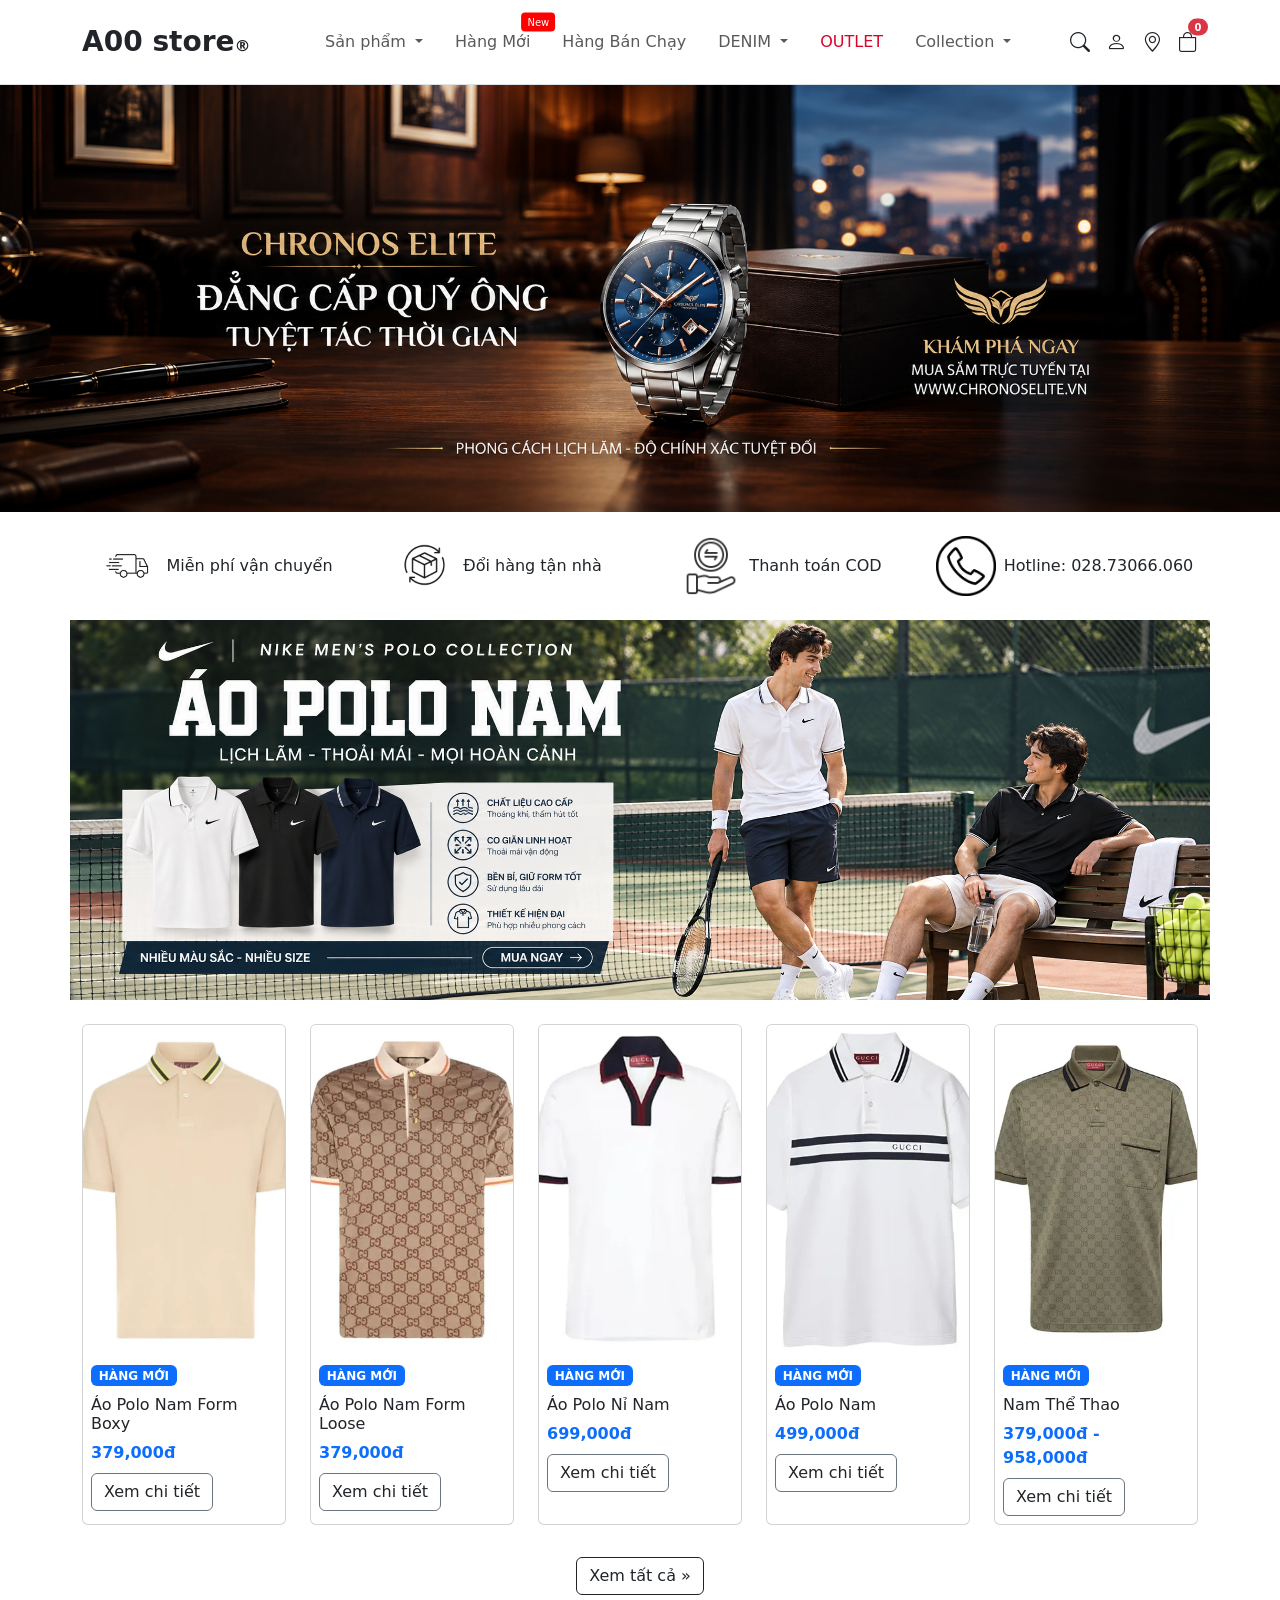
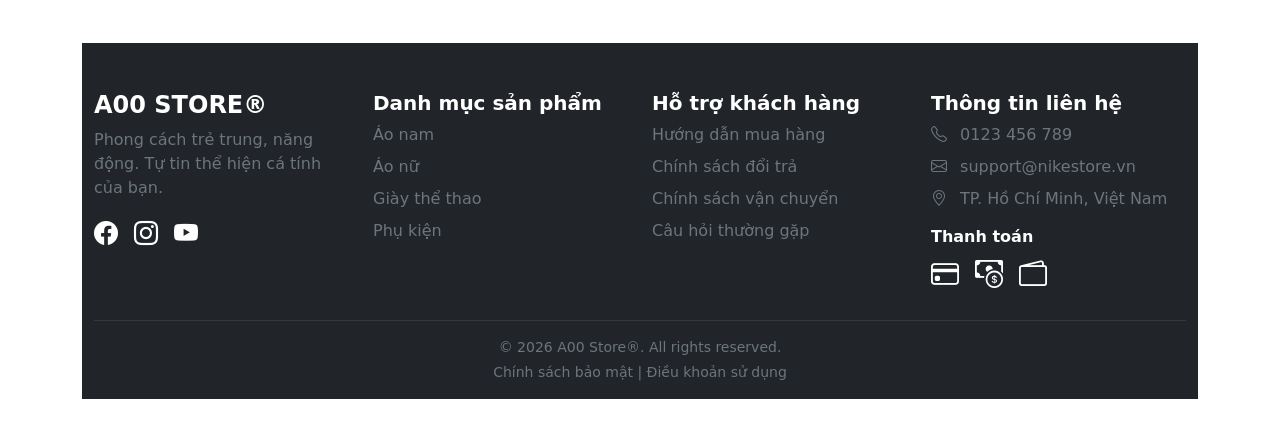
<file: index.html>
<!DOCTYPE html>
<html lang="en">

<head>
    <meta charset="UTF-8">
    <meta http-equiv="X-UA-Compatible" content="IE=edge">
    <meta name="viewport" content="width=device-width, initial-scale=1.0">
    <title>Document</title>
    <link rel="stylesheet" href="css/main.css">
    <link href="https://cdn.jsdelivr.net/npm/bootstrap@5.3.8/dist/css/bootstrap.min.css" rel="stylesheet">
    <script src="https://cdn.jsdelivr.net/npm/bootstrap@5.3.8/dist/js/bootstrap.bundle.min.js"></script>
    <link href="https://cdn.jsdelivr.net/npm/bootstrap-icons@1.11.1/font/bootstrap-icons.css" rel="stylesheet">

</head>

<body>
    <nav class="navbar navbar-expand-lg navbar-light bg-white border-bottom sticky-top py-3">
        <div class="container">

            <a class="navbar-brand fw-bold fs-3 text-dark" href="#">
                A00 store<span class="fs-6">®</span>
            </a>


            <button class="navbar-toggler" type="button" data-bs-toggle="collapse" data-bs-target="#navbarContent">
                <span class="navbar-toggler-icon"></span>
            </button>


            <div class="collapse navbar-collapse" id="navbarContent">
                <ul class="navbar-nav mx-auto mb-2 mb-lg-0 gap-lg-3">
             
                    <li class="nav-item dropdown">
                        <a class="nav-link dropdown-toggle" href="#" role="button" data-bs-toggle="dropdown">
                            Sản phẩm
                        </a>
                        <ul class="dropdown-menu">
                            <li><a class="dropdown-item" href="#">Tất cả sản phẩm</a></li>
                            <li><a class="dropdown-item" href="#">Sản phẩm mới</a></li>
                            <li><a class="dropdown-item" href="#">Sản phẩm bán chạy</a></li>
                        </ul>
                    </li>

                    <li class="nav-item position-relative">
                        <a class="nav-link" href="#">
                            Hàng Mới 
                            <span class="badge-badge position-absolute top-0 start-100 translate-middle">New</span>
                        </a>
                    </li>

                    <li class="nav-item">
                        <a class="nav-link" href="#">Hàng Bán Chạy</a>
                    </li>

                    <li class="nav-item dropdown">
                        <a class="nav-link dropdown-toggle" href="#" role="button" data-bs-toggle="dropdown">
                            DENIM
                        </a>
                        <ul class="dropdown-menu">
                            <li><a class="dropdown-item" href="#">Quần Jeans</a></li>
                            <li><a class="dropdown-item" href="#">Áo Khoác Denim</a></li>
                        </ul>
                    </li>

                    <li class="nav-item">
                        <a class="nav-link text-outlet" href="#">OUTLET</a>
                    </li>

                    <li class="nav-item dropdown">
                        <a class="nav-link dropdown-toggle" href="#" role="button" data-bs-toggle="dropdown">
                            Collection
                        </a>
                        <ul class="dropdown-menu">
                            <li><a class="dropdown-item" href="#">Bộ Sưu Tập Thu Đông</a></li>
                            <li><a class="dropdown-item" href="#">Bộ Sưu Tập Hè</a></li>
                        </ul>
                    </li>
                </ul>

         
                <div class="d-flex align-items-center gap-3 fs-5">
                    <a href="#" class="text-dark"><i class="bi bi-search"></i></a>
                    <a href="#" class="text-dark"><i class="bi bi-person"></i></a>
                    <a href="#" class="text-dark"><i class="bi bi-geo-alt"></i></a>
                    <a href="#" class="text-dark position-relative">
                        <i class="bi bi-bag"></i>
                        <span class="position-absolute top-0 start-100 translate-middle badge rounded-pill bg-danger" style="font-size: 10px;">
                            0
                        </span>
                    </a>
                </div>
            </div>
        </div>
    </nav>
    <div class="container-fluid w-100 h-100 p-0">
        <div class="row">
            <img src="img/bn4.png" alt="banner">
        </div>
    </div>

   
<div class="container my-4">
    <div class="row justify-content-center align-items-center g-3">

        <div class="col-6 col-md-3">
            <div class="d-flex align-items-center justify-content-center gap-2">
                <img src="img/mh.jpg" style="width: 60px; height: 60px;" alt="">
                <span>Miễn phí vận chuyển</span>
            </div>
        </div>

        <div class="col-6 col-md-3">
            <div class="d-flex align-items-center justify-content-center gap-2">
                <img src="img/dh.webp" style="width: 60px; height: 60px; " alt="">
                <span>Đổi hàng tận nhà</span>
            </div>
        </div>

        <div class="col-6 col-md-3">
            <div class="d-flex align-items-center justify-content-center gap-2">
                <img src="img/tt.png" style="width: 60px; height: 60px; " alt="">
                <span>Thanh toán COD</span>
            </div>
        </div>

        <div class="col-6 col-md-3">
            <div class="d-flex align-items-center justify-content-center gap-2">
                <img src="img/dt.png" style="width: 60px; height: 60px; " alt="">
                <span>Hotline: 028.73066.060</span>
            </div>
        </div>

    </div>
</div>


    <div class="container p-0">
     <div class="row">
        <img src="img/bn-polo.png" alt="">
     </div>
    </div>

    <div class="container my-4">

        <div class="row">
    
            <!-- Sản phẩm 1 -->
            <div class="col-lg col-md-4 col-6 mb-3">
                <div class="card h-100">
                    <img src="img/Áo Polo/ap1.webp"
                         class="card-img-top"
                         style="height: 330px; object-fit: cover;">
    
                    <div class="card-body p-2">
                        <span class="badge bg-primary">HÀNG MỚI</span>
                        <h6 class="mt-2">Áo Polo Nam Form Boxy</h6>
                        <p class="text-primary fw-bold mb-2">379,000đ</p>
    
                        <a href="" class="btn btn-outline-secondary text-dark">
                            Xem chi tiết
                        </a>
                    </div>
                </div>
            </div>
    
            <!-- Sản phẩm 2 -->
            <div class="col-lg col-md-4 col-6 mb-3">
                <div class="card h-100">
                    <img src="img/Áo Polo/ap2.webp"
                         class="card-img-top"
                         style="height: 330px; object-fit: cover;">
    
                    <div class="card-body p-2">
                        <span class="badge bg-primary">HÀNG MỚI</span>
                        <h6 class="mt-2">Áo Polo Nam Form Loose</h6>
                        <p class="text-primary fw-bold mb-2">379,000đ</p>
    
                        <a href="" class="btn btn-outline-secondary text-dark">
                            Xem chi tiết
                        </a>
                    </div>
                </div>
            </div>
    
            <!-- Sản phẩm 3 -->
            <div class="col-lg col-md-4 col-6 mb-3">
                <div class="card h-100">
                    <img src="img/Áo Polo/ap3.webp"
                         class="card-img-top"
                         style="height: 330px; object-fit: cover;">
    
                    <div class="card-body p-2">
                        <span class="badge bg-primary">HÀNG MỚI</span>
                        <h6 class="mt-2">Áo Polo Nỉ Nam</h6>
                        <p class="text-primary fw-bold mb-2">699,000đ</p>
    
                        <a href="" class="btn btn-outline-secondary text-dark">
                            Xem chi tiết
                        </a>
                    </div>
                </div>
            </div>
    
            <!-- Sản phẩm 4 -->
            <div class="col-lg col-md-4 col-6 mb-3">
                <div class="card h-100">
                    <img src="img/Áo Polo/ap4.webp"
                         class="card-img-top"
                         style="height: 330px; object-fit: cover;">
    
                    <div class="card-body p-2">
                        <span class="badge bg-primary">HÀNG MỚI</span>
                        <h6 class="mt-2">Áo Polo Nam</h6>
                        <p class="text-primary fw-bold mb-2">499,000đ</p>
    
                        <a href="detail.html" class="btn btn-outline-secondary text-dark">
                            Xem chi tiết
                        </a>
                    </div>
                </div>
            </div>
    
            <!-- Sản phẩm 5 -->
            <div class="col-lg col-md-4 col-6 mb-3">
                <div class="card h-100">
                    <img src="img/Áo Polo/ap5.webp"
                         class="card-img-top"
                         style="height: 330px; object-fit: cover;">
    
                    <div class="card-body p-2">
                        <span class="badge bg-primary">HÀNG MỚI</span>
                        <h6 class="mt-2"> Nam Thể Thao</h6>
                        <p class="text-primary fw-bold mb-2">
                            379,000đ - 958,000đ
                        </p>
    
                        <a href="" class="btn btn-outline-secondary text-dark">
                            Xem chi tiết
                        </a>
                    </div>
                </div>
            </div>
    
        </div>
    
        <!-- Nút xem tất cả -->
        <div class="text-center mt-3">
            <button class="btn btn-outline-dark">
                Xem tất cả »
            </button>
        </div>

    


    <footer class="bg-dark text-white pt-5 pb-3 mt-5">
        <div class="container">
            <div class="row g-4">
    
                <div class="col-12 col-md-6 col-lg-3">
                    <h4 class="fw-bold text-uppercase">A00 Store®</h4>
                    <p class="text-secondary">
                        Phong cách trẻ trung, năng động.
                        Tự tin thể hiện cá tính của bạn.
                    </p>
    
                    <div class="d-flex gap-3 fs-4">
                        <a href="#" class="text-white">
                            <i class="bi bi-facebook"></i>
                        </a>
                        <a href="#" class="text-white">
                            <i class="bi bi-instagram"></i>
                        </a>
                        <a href="#" class="text-white">
                            <i class="bi bi-youtube"></i>
                        </a>
                    </div>
                </div>
    
                <div class="col-6 col-md-6 col-lg-3">
                    <h5 class="fw-bold">Danh mục sản phẩm</h5>
                    <ul class="list-unstyled">
                        <li class="mb-2">
                            <a href="#" class="text-secondary text-decoration-none">
                                Áo nam
                            </a>
                        </li>
                        <li class="mb-2">
                            <a href="#" class="text-secondary text-decoration-none">
                                Áo nữ
                            </a>
                        </li>
                        <li class="mb-2">
                            <a href="#" class="text-secondary text-decoration-none">
                                Giày thể thao
                            </a>
                        </li>
                        <li class="mb-2">
                            <a href="#" class="text-secondary text-decoration-none">
                                Phụ kiện
                            </a>
                        </li>
                    </ul>
                </div>
    
                <div class="col-6 col-md-6 col-lg-3">
                    <h5 class="fw-bold">Hỗ trợ khách hàng</h5>
                    <ul class="list-unstyled">
                        <li class="mb-2">
                            <a href="#" class="text-secondary text-decoration-none">
                                Hướng dẫn mua hàng
                            </a>
                        </li>
                        <li class="mb-2">
                            <a href="#" class="text-secondary text-decoration-none">
                                Chính sách đổi trả
                            </a>
                        </li>
                        <li class="mb-2">
                            <a href="#" class="text-secondary text-decoration-none">
                                Chính sách vận chuyển
                            </a>
                        </li>
                        <li class="mb-2">
                            <a href="#" class="text-secondary text-decoration-none">
                                Câu hỏi thường gặp
                            </a>
                        </li>
                    </ul>
                </div>
    
         
                <div class="col-12 col-md-6 col-lg-3">
                    <h5 class="fw-bold">Thông tin liên hệ</h5>
                    <p class="text-secondary mb-2">
                        <i class="bi bi-telephone me-2"></i>
                        0123 456 789
                    </p>
                    <p class="text-secondary mb-2">
                        <i class="bi bi-envelope me-2"></i>
                        support@nikestore.vn
                    </p>
                    <p class="text-secondary mb-2">
                        <i class="bi bi-geo-alt me-2"></i>
                        TP. Hồ Chí Minh, Việt Nam
                    </p>
    
                    <h6 class="fw-bold mt-3">Thanh toán</h6>
                    <div class="d-flex gap-3 fs-3">
                        <i class="bi bi-credit-card"></i>
                        <i class="bi bi-cash-coin"></i>
                        <i class="bi bi-wallet2"></i>
                    </div>
                </div>
    
            </div>
    
           
            <hr class="border-secondary mt-4">
    
            <div class="text-center text-secondary small">
                <p class="mb-1">
                    © 2026 A00 Store®. All rights reserved.
                </p>
                <p class="mb-0">
                    Chính sách bảo mật | Điều khoản sử dụng
                </p>
            </div>
        </div>
    </footer>

</body>

</html>
</file>
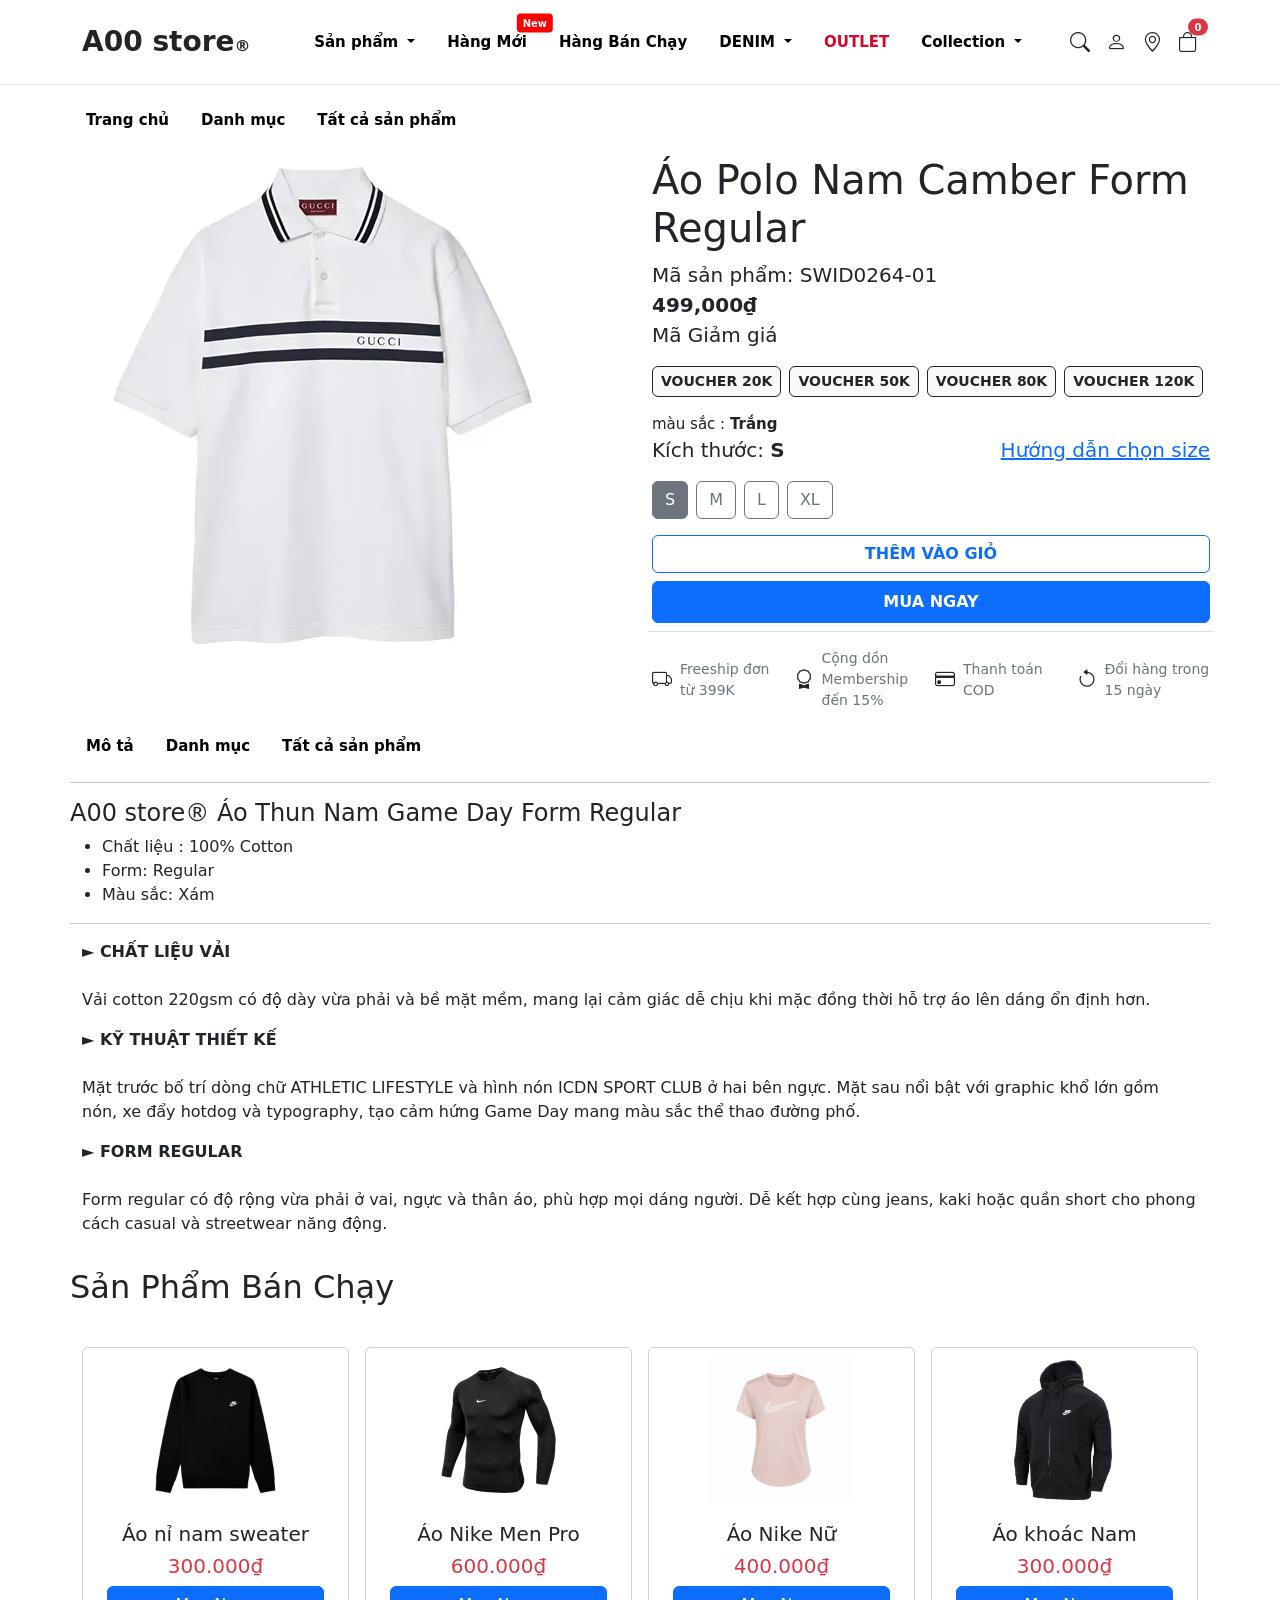
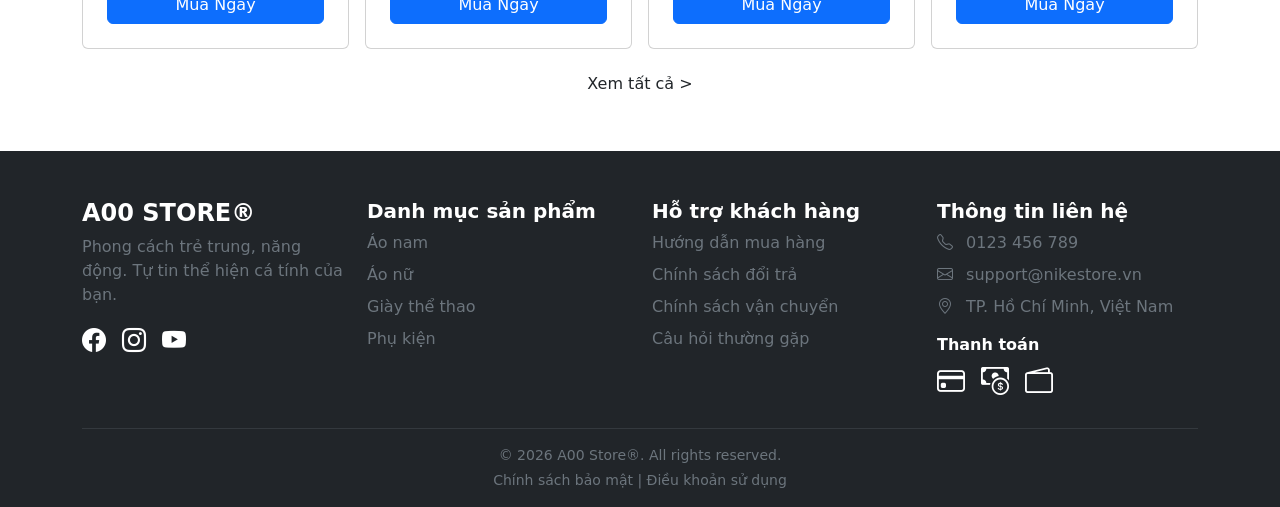
<file: detail.html>
<!DOCTYPE html>
<html lang="en">

<head>
    <meta charset="UTF-8">
    <meta http-equiv="X-UA-Compatible" content="IE=edge">
    <meta name="viewport" content="width=device-width, initial-scale=1.0">
    <title>Document</title>

    <link href="https://cdn.jsdelivr.net/npm/bootstrap@5.3.8/dist/css/bootstrap.min.css" rel="stylesheet">
    <script src="https://cdn.jsdelivr.net/npm/bootstrap@5.3.8/dist/js/bootstrap.bundle.min.js"></script>
    <link rel="stylesheet" href="css/main.css">
    <link href="https://cdn.jsdelivr.net/npm/bootstrap-icons@1.11.1/font/bootstrap-icons.css" rel="stylesheet">

</head>

<body>
    <nav class="navbar navbar-expand-lg navbar-light bg-white border-bottom sticky-top py-3">
        <div class="container">

            <a class="navbar-brand fw-bold fs-3 text-dark" href="#">
                A00 store<span class="fs-6">®</span>
            </a>


            <button class="navbar-toggler" type="button" data-bs-toggle="collapse" data-bs-target="#navbarContent">
                <span class="navbar-toggler-icon"></span>
            </button>


            <div class="collapse navbar-collapse" id="navbarContent">
                <ul class="navbar-nav mx-auto mb-2 mb-lg-0 gap-lg-3">

                    <li class="nav-item dropdown">
                        <a class="nav-link dropdown-toggle" href="#" role="button" data-bs-toggle="dropdown">
                            Sản phẩm
                        </a>
                        <ul class="dropdown-menu">
                            <li><a class="dropdown-item" href="#">Tất cả sản phẩm</a></li>
                            <li><a class="dropdown-item" href="#">Sản phẩm mới</a></li>
                            <li><a class="dropdown-item" href="#">Sản phẩm bán chạy</a></li>
                        </ul>
                    </li>

                    <li class="nav-item position-relative">
                        <a class="nav-link" href="#">
                            Hàng Mới
                            <span class="badge-badge position-absolute top-0 start-100 translate-middle">New</span>
                        </a>
                    </li>

                    <li class="nav-item">
                        <a class="nav-link" href="#">Hàng Bán Chạy</a>
                    </li>

                    <li class="nav-item dropdown">
                        <a class="nav-link dropdown-toggle" href="#" role="button" data-bs-toggle="dropdown">
                            DENIM
                        </a>
                        <ul class="dropdown-menu">
                            <li><a class="dropdown-item" href="#">Quần Jeans</a></li>
                            <li><a class="dropdown-item" href="#">Áo Khoác Denim</a></li>
                        </ul>
                    </li>

                    <li class="nav-item">
                        <a class="nav-link text-outlet" href="#">OUTLET</a>
                    </li>

                    <li class="nav-item dropdown">
                        <a class="nav-link dropdown-toggle" href="#" role="button" data-bs-toggle="dropdown">
                            Collection
                        </a>
                        <ul class="dropdown-menu">
                            <li><a class="dropdown-item" href="#">Bộ Sưu Tập Thu Đông</a></li>
                            <li><a class="dropdown-item" href="#">Bộ Sưu Tập Hè</a></li>
                        </ul>
                    </li>
                </ul>


                <div class="d-flex align-items-center gap-3 fs-5">
                    <a href="#" class="text-dark"><i class="bi bi-search"></i></a>
                    <a href="#" class="text-dark"><i class="bi bi-person"></i></a>
                    <a href="#" class="text-dark"><i class="bi bi-geo-alt"></i></a>
                    <a href="#" class="text-dark position-relative">
                        <i class="bi bi-bag"></i>
                        <span class="position-absolute top-0 start-100 translate-middle badge rounded-pill bg-danger"
                            style="font-size: 10px;">
                            0
                        </span>
                    </a>
                </div>
            </div>
        </div>
    </nav>

    <div class="container my-3 p-0">
        <ul class="nav nav-pills">
            <li class="nav-item">
                <a class="nav-link " href="index.html">Trang chủ</a>
            </li>
            <li class="nav-item">
                <a class="nav-link" href="#">Danh mục</a>
            </li>
            <li class="nav-item">
                <a class="nav-link" href="#">Tất cả sản phẩm</a>
            </li>
        </ul>
    </div>

    <div class="container p-0">
        <div class="row">
            <div class="col-md-6">
                <img src="img/Áo Polo/ap4.webp" alt="">
            </div>
            <div class="col-md-6">
                <div class="head">
                    <h1>Áo Polo Nam Camber Form Regular</h1>
                    <span style="font-size: 20px;">Mã sản phẩm: SWID0264-01</span> <br>
                    <span class="price product-price" style="font-size: 20px; font-weight: 700;">499,000₫</span>
                </div>
                <p style="font-size: 20px;">Mã Giảm giá</p>
                <div class="d-flex flex-wrap gap-2 mb-3">
                    <span
                        class="border border-dark border-dashed px-2 py-1 rounded small fw-bold text-dark bg-light">VOUCHER
                        20K</span>
                    <span
                        class="border border-dark border-dashed px-2 py-1 rounded small fw-bold text-dark bg-light">VOUCHER
                        50K</span>
                    <span
                        class="border border-dark border-dashed px-2 py-1 rounded small fw-bold text-dark bg-light">VOUCHER
                        80K</span>
                    <span
                        class="border border-dark border-dashed px-2 py-1 rounded small fw-bold text-dark bg-light">VOUCHER
                        120K</span>
                </div>
                <div class="header" style="font-size: 15px;">
                    màu sắc :
                    <b><span>Trắng</span></b>
                </div>

                <div class="mb-3">
                    <p style="font-size: 20px;">Kích thước: <b>S</b>
                        <a href="#" class="float-end">Hướng dẫn chọn size</a>
                    </p>
                    <div class="container p-0">
                        <div class="d-flex gap-2">
                            <input type="radio" class="btn-check" name="size" id="s" checked>
                            <label class="btn btn-outline-secondary" for="s">S</label>

                            <input type="radio" class="btn-check" name="size" id="m">
                            <label class="btn btn-outline-secondary" for="m">M</label>

                            <input type="radio" class="btn-check" name="size" id="l">
                            <label class="btn btn-outline-secondary" for="l">L</label>

                            <input type="radio" class="btn-check" name="size" id="xl">
                            <label class="btn btn-outline-secondary" for="xl">XL</label>
                        </div>
                    </div>

                </div>

                <div class="d-flex gap-2 mb-2">
                    
                    <button class="btn btn-outline-primary flex-grow-1 fw-bold text-uppercase small">Thêm vào
                        giỏ</button>
                </div>


                <button class="btn btn-primary w-100 fw-bold text-uppercase py-2 mb-3">Mua ngay</button>

                <div class="row g-2 pt-2 border-top small text-secondary">
                    <div class="col d-flex align-items-center gap-2">
                        <i class="bi bi-truck fs-5 text-dark"></i>
                        <span>Freeship đơn từ 399K</span>
                    </div>
                
                    <div class="col d-flex align-items-center gap-2">
                        <i class="bi bi-award fs-5 text-dark"></i>
                        <span>Cộng dồn Membership đến 15%</span>
                    </div>
                
                    <div class="col d-flex align-items-center gap-2">
                        <i class="bi bi-credit-card fs-5 text-dark"></i>
                        <span>Thanh toán COD</span>
                    </div>
                
                    <div class="col d-flex align-items-center gap-2">
                        <i class="bi bi-arrow-counterclockwise fs-5 text-dark"></i>
                        <span>Đổi hàng trong 15 ngày</span>
                    </div>
                </div>
            

            </div>
        </div>
    </div>
    </div>

    <div class="container my-3 p-0">
        <ul class="nav nav-pills">
            <li class="nav-item">
                <a class="nav-link " href="#">Mô tả</a>
            </li>
            <li class="nav-item">
                <a class="nav-link" href="#">Danh mục</a>
            </li>
            <li class="nav-item">
                <a class="nav-link" href="#">Tất cả sản phẩm</a>
            </li>
        </ul>
        <hr class="line">
    </div>
    <div class="container p-0">
        <h4>A00 store® Áo Thun Nam Game Day Form Regular</h4>
        <ul>
            <li>Chất liệu : 100% Cotton</li>
            <li>Form: Regular</li>
            <li>Màu sắc: Xám</li>
        </ul>
        <hr class="line">
    </div>
    <div class="container">
        <p>
            <strong>► CHẤT LIỆU VẢI</strong><br><br>
            Vải cotton 220gsm có độ dày vừa phải và bề mặt mềm,
            mang lại cảm giác dễ chịu khi mặc đồng thời hỗ trợ
            áo lên dáng ổn định hơn.
        </p>
        <p>
            <strong>► KỸ THUẬT THIẾT KẾ</strong><br><br>
            Mặt trước bố trí dòng chữ ATHLETIC LIFESTYLE và hình
            nón ICDN SPORT CLUB ở hai bên ngực. Mặt sau nổi bật
            với graphic khổ lớn gồm nón, xe đẩy hotdog và typography,
            tạo cảm hứng Game Day mang màu sắc thể thao đường phố.
        </p>

        <p>
            <strong>► FORM REGULAR</strong><br><br>
            Form regular có độ rộng vừa phải ở vai, ngực và thân áo,
            phù hợp mọi dáng người. Dễ kết hợp cùng jeans, kaki hoặc
            quần short cho phong cách casual và streetwear năng động.
        </p>
    </div>
    <div class="container py-3 p-0">
        <h2> Sản Phẩm Bán Chạy</h2>
    </div>
    <div class="container my-3">
        <div class="row g-3">
    
            <!-- Sản phẩm 1 -->
            <div class="col-6 col-md-3">
                <div class="card  text-center p-2">
                    <img src="img/áo nike/a4.webp"
                         class="card-img-top img-fluid"
                         style="height: 150px; object-fit: contain;"
                         alt="Áo nỉ nam sweater">
    
                    <div class="card-body">
                        <h5 class="card-title">Áo nỉ nam sweater</h5>
                        <h5 class="text-danger">300.000₫</h5>
                        <button class="btn btn-primary w-100">
                            Mua Ngay
                        </button>
                    </div>
                </div>
            </div>
    
            <!-- Sản phẩm 2 -->
            <div class="col-6 col-md-3">
                <div class="card  text-center p-2">
                    <img src="img/áo nike/a5.jpg"
                         class="card-img-top img-fluid"
                         style="height: 150px; object-fit: contain;"
                         alt="Áo Nike Men Pro">
    
                    <div class="card-body">
                        <h5 class="card-title">Áo Nike Men Pro</h5>
                     
                        <h5 class="text-danger">600.000₫</h5>
                        <button class="btn btn-primary w-100">
                            Mua Ngay
                        </button>
                    </div>
                </div>
            </div>
    
            <!-- Sản phẩm 3 -->
            <div class="col-6 col-md-3">
                <div class="card  text-center p-2">
                    <img src="img/áo nike/a6.png"
                         class="card-img-top img-fluid"
                         style="height: 150px; object-fit: contain;"
                         alt="Áo Nike nữ">
    
                    <div class="card-body">
                        <h5 class="card-title">Áo Nike Nữ</h5>
                      
                        <h5 class="text-danger">400.000₫</h5>
                        <button class="btn btn-primary w-100">
                            Mua Ngay
                        </button>
                    </div>
                </div>
            </div>
    
            <!-- Sản phẩm 4 -->
            <div class="col-6 col-md-3">
                <div class="card  text-center p-2">
                    <img src="img/áo nike/a3.webp"
                         class="card-img-top img-fluid"
                         style="height: 150px; object-fit: contain;"
                         alt="Áo nữ">
    
                    <div class="card-body">
                        <h5 class="card-title">Áo khoác Nam</h5>
                     
                        <h5 class="text-danger">300.000₫</h5>
                        <button class="btn btn-primary w-100">
                            Mua Ngay
                        </button>
                    </div>
                </div>
            </div>
    
            <div class="text-center btn-view-all">
				<a class="btn btn-main" href="">
					Xem tất cả > <i class="fa fa-angle-right"></i>
				</a>
			</div>
           
        </div>
    </div>

    

<footer class="bg-dark text-white pt-5 pb-3 mt-5">
    <div class="container">
        <div class="row g-4">

            <div class="col-12 col-md-6 col-lg-3">
                <h4 class="fw-bold text-uppercase">A00 Store®</h4>
                <p class="text-secondary">
                    Phong cách trẻ trung, năng động.
                    Tự tin thể hiện cá tính của bạn.
                </p>

                <div class="d-flex gap-3 fs-4">
                    <a href="#" class="text-white">
                        <i class="bi bi-facebook"></i>
                    </a>
                    <a href="#" class="text-white">
                        <i class="bi bi-instagram"></i>
                    </a>
                    <a href="#" class="text-white">
                        <i class="bi bi-youtube"></i>
                    </a>
                </div>
            </div>

            <div class="col-6 col-md-6 col-lg-3">
                <h5 class="fw-bold">Danh mục sản phẩm</h5>
                <ul class="list-unstyled">
                    <li class="mb-2">
                        <a href="#" class="text-secondary text-decoration-none">
                            Áo nam
                        </a>
                    </li>
                    <li class="mb-2">
                        <a href="#" class="text-secondary text-decoration-none">
                            Áo nữ
                        </a>
                    </li>
                    <li class="mb-2">
                        <a href="#" class="text-secondary text-decoration-none">
                            Giày thể thao
                        </a>
                    </li>
                    <li class="mb-2">
                        <a href="#" class="text-secondary text-decoration-none">
                            Phụ kiện
                        </a>
                    </li>
                </ul>
            </div>

            <div class="col-6 col-md-6 col-lg-3">
                <h5 class="fw-bold">Hỗ trợ khách hàng</h5>
                <ul class="list-unstyled">
                    <li class="mb-2">
                        <a href="#" class="text-secondary text-decoration-none">
                            Hướng dẫn mua hàng
                        </a>
                    </li>
                    <li class="mb-2">
                        <a href="#" class="text-secondary text-decoration-none">
                            Chính sách đổi trả
                        </a>
                    </li>
                    <li class="mb-2">
                        <a href="#" class="text-secondary text-decoration-none">
                            Chính sách vận chuyển
                        </a>
                    </li>
                    <li class="mb-2">
                        <a href="#" class="text-secondary text-decoration-none">
                            Câu hỏi thường gặp
                        </a>
                    </li>
                </ul>
            </div>

     
            <div class="col-12 col-md-6 col-lg-3">
                <h5 class="fw-bold">Thông tin liên hệ</h5>
                <p class="text-secondary mb-2">
                    <i class="bi bi-telephone me-2"></i>
                    0123 456 789
                </p>
                <p class="text-secondary mb-2">
                    <i class="bi bi-envelope me-2"></i>
                    support@nikestore.vn
                </p>
                <p class="text-secondary mb-2">
                    <i class="bi bi-geo-alt me-2"></i>
                    TP. Hồ Chí Minh, Việt Nam
                </p>

                <h6 class="fw-bold mt-3">Thanh toán</h6>
                <div class="d-flex gap-3 fs-3">
                    <i class="bi bi-credit-card"></i>
                    <i class="bi bi-cash-coin"></i>
                    <i class="bi bi-wallet2"></i>
                </div>
            </div>

        </div>

       
        <hr class="border-secondary mt-4">

        <div class="text-center text-secondary small">
            <p class="mb-1">
                © 2026 A00 Store®. All rights reserved.
            </p>
            <p class="mb-0">
                Chính sách bảo mật | Điều khoản sử dụng
            </p>
        </div>
    </div>
</footer>



</body>

</html>
</file>
<file: css/main.css>
.sp {
    min-height: 400px;
    border: 1px solid red;
}

.sp img {
    width: 100%;
    height: 300px;
}
.row{
    display: flex;
}
.nav-item{
    display: flex;
}
.menu-banner img{
    width: 100%;
    border-radius: 8px;
}
.menu-banner{
    margin-bottom: 15px;
}
.pic-big img{
    width: 50%;
}
.frame{
    width: 100px;
    height: 50px;
    border: 1px solid gray;
    margin: 6px;
}
.frame img{
    width: 100%;
    height: 100%;
}
.frame:hover{
    box-shadow: 0 0 10px gray;
    cursor: pointer;
}
.fr{
    margin-bottom: 15px;
}
.fr img{
    width: 80px;

}
.circle{
    width: 35px;
    height: 35px;
    border-radius: 30%;
    margin: 10px;
}
.square{
    width: 60px;
    line-height: 30px;
    border-radius: 6px;
    border: 1px solid black;
    margin: 10px;
}
.nav-link {
    font-weight: 600;
    color: #000;
    font-size: 15px;
}
.nav-link:hover {
    color: #d90429;
}
.text-outlet {
    color: #d90429 !important; /* Màu đỏ nổi bật cho chữ OUTLET */
}
.badge-badge {
    font-size: 10px;
    background-color: red;
    color: white;
    padding: 2px 6px;
    border-radius: 4px;
}
.coupon_item.lite .coupon_content {
    border: 1px solid #001F5D;
    color: #001F5D;
    border-radius: 5px;
    padding: 7px 12px;
    position: relative;
    font-size: 14px;
    font-weight: 500;
}
</file>
